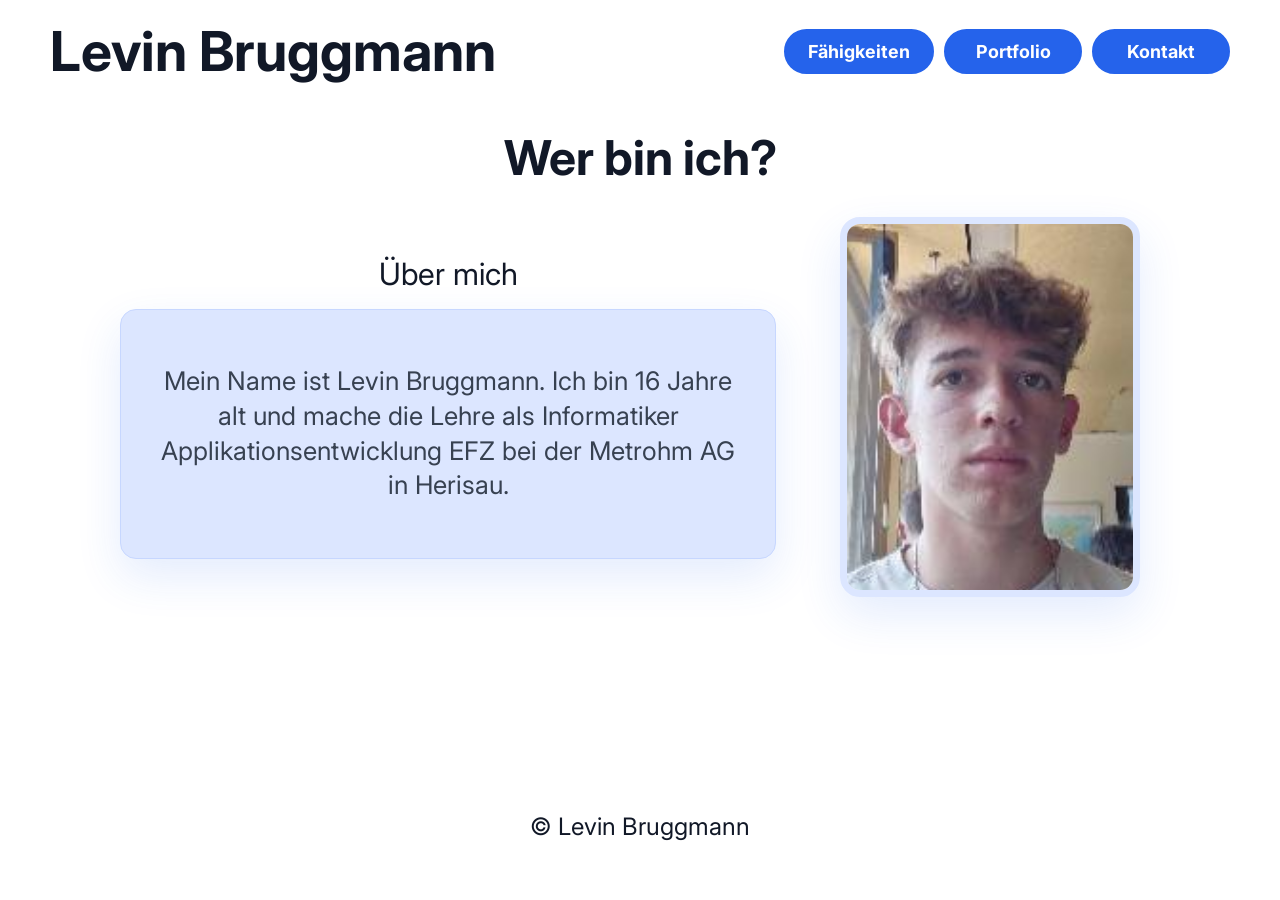
<file: index.html>
<!doctype html>
<html lang="de">
  <head>
    <meta charset="UTF-8" />
    <meta name="viewport" content="width=device-width, initial-scale=1.0" />
    <meta http-equiv="refresh" content="0; url=html/index.html" />
    <meta
      name="description"
      content="Portfolio-Webseite von Levin Bruggmann."
    />
    <title>Levin Bruggmann</title>
    <link rel="canonical" href="html/index.html" />
  </head>
  <body>
    <p>
      Weiterleitung zur
      <a href="html/index.html">Portfolio-Webseite von Levin Bruggmann</a>.
    </p>
  </body>
</html>
</file>
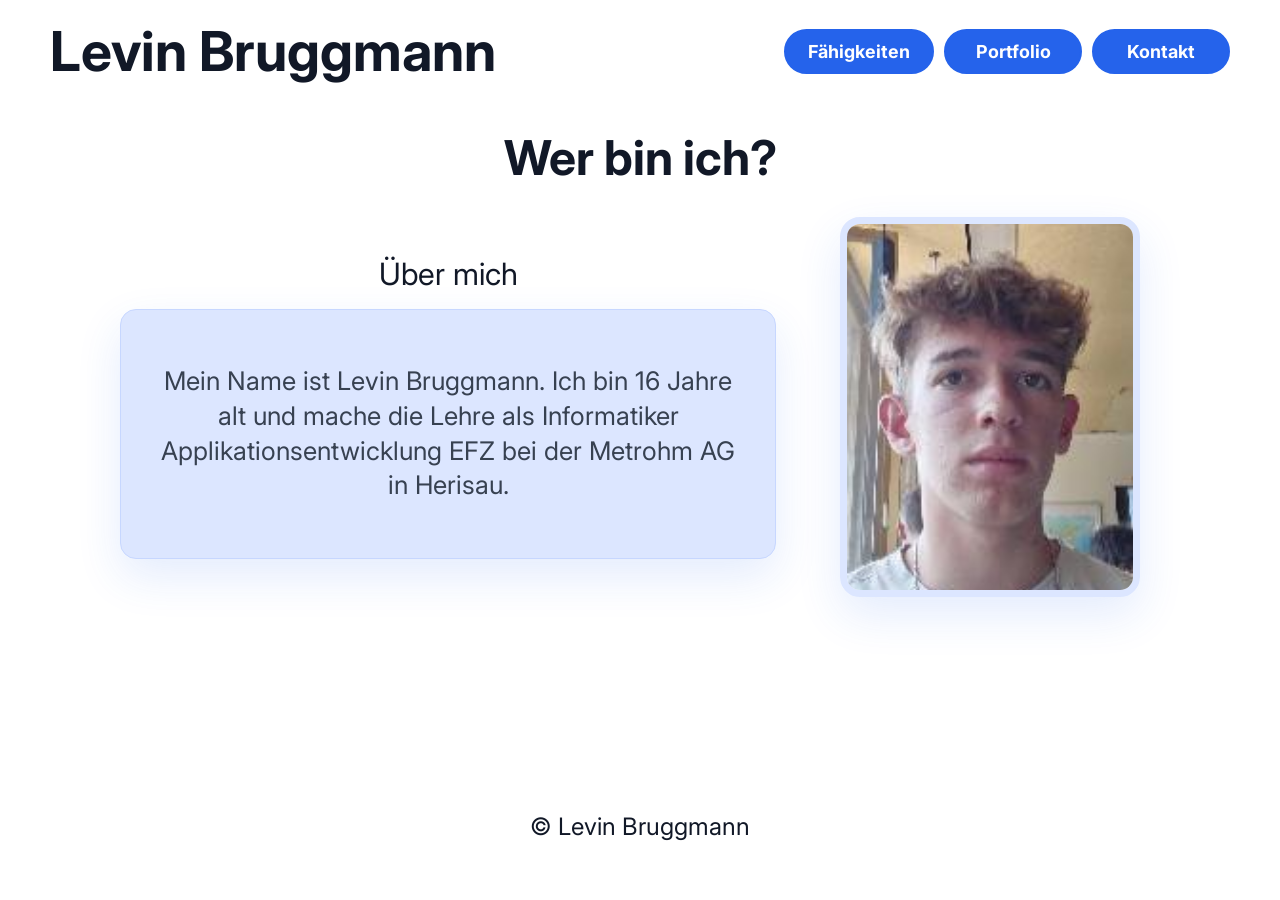
<file: html/index.html>
<!doctype html>
<html lang="de">
  <head>
    <meta charset="UTF-8" />
    <meta name="viewport" content="width=device-width, initial-scale=1.0" />
    <meta
      name="description"
      content="Portfolio-Webseite von Levin Bruggmann mit Informationen zur Person, F&auml;higkeiten und Projekten."
    />
    <title>Levin Bruggmann | &Uuml;ber mich</title>
    <link rel="stylesheet" href="../css/style.css" />
  </head>
  <body class="home-page">
    <header>
      <h1><a href="index.html" aria-label="Zur Startseite">Levin Bruggmann</a></h1>
      <nav aria-label="Hauptnavigation">
        <ul class="navigation">
          <li><a href="faehigkeiten.html">F&auml;higkeiten</a></li>
          <li><a href="portfolio.html">Portfolio</a></li>
          <li><a href="kontakt.html">Kontakt</a></li>
        </ul>
      </nav>
    </header>

    <main>
      <h2>Wer bin ich?</h2>

      <section class="about-section" aria-labelledby="about-title">
        <div class="about-text">
          <h3 id="about-title">&Uuml;ber mich</h3>
          <div class="about-card">
            <p>
              Mein Name ist Levin Bruggmann. Ich bin 16 Jahre alt und mache
              die Lehre als Informatiker Applikationsentwicklung EFZ bei der
              Metrohm AG in Herisau.
            </p>
          </div>
        </div>

        <div>
          <img
            class="profile-image"
            src="../assets/Portrait Projekt M293.jpg"
            alt="Portrait Levin Bruggmann"
            decoding="async"
          />
        </div>
      </section>

      <footer>&copy; Levin Bruggmann</footer>
    </main>
  </body>
</html>
</file>
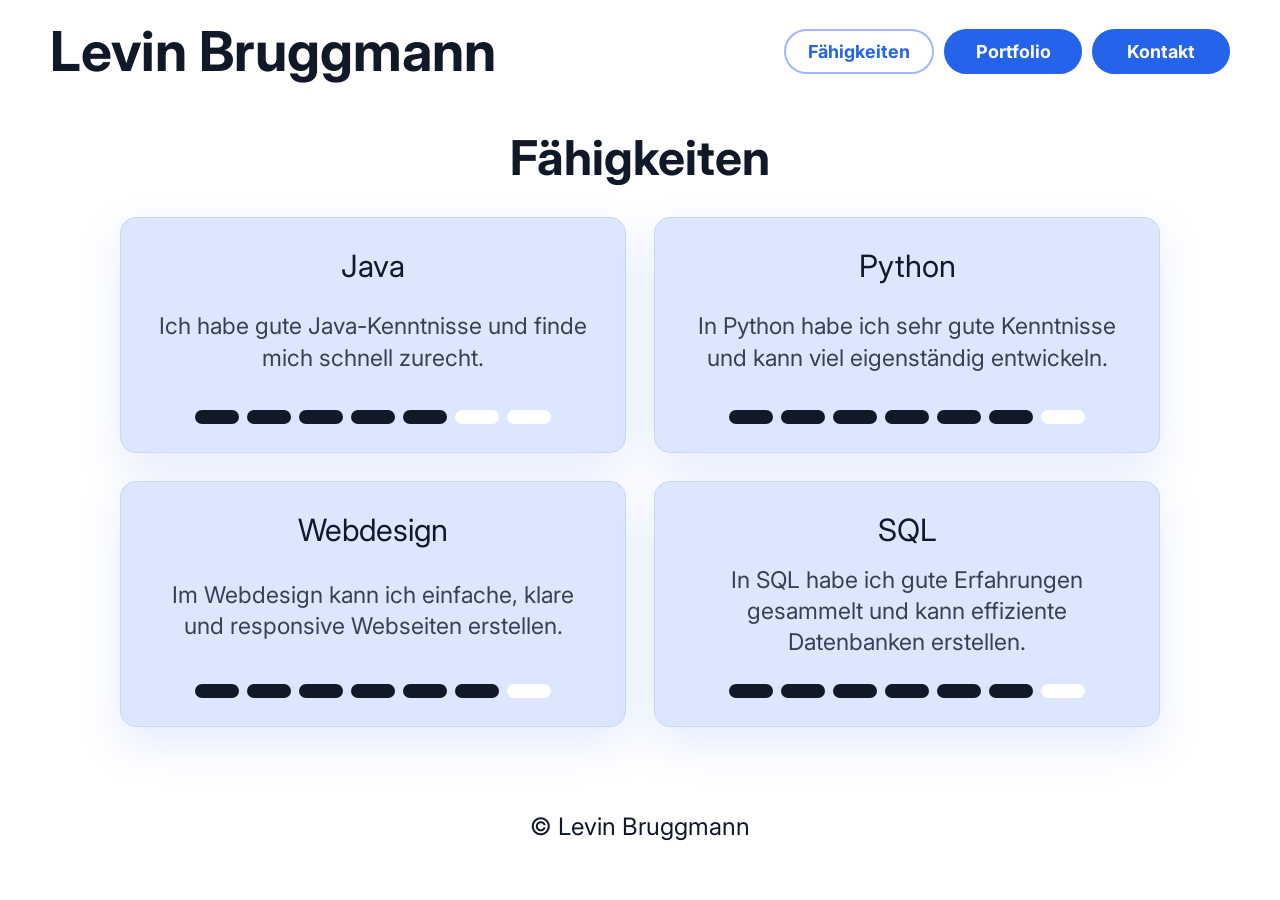
<file: html/faehigkeiten.html>
<!doctype html>
<html lang="de">
  <head>
    <meta charset="UTF-8" />
    <meta name="viewport" content="width=device-width, initial-scale=1.0" />
    <meta
      name="description"
      content="F&auml;higkeiten von Levin Bruggmann in Java, Python, Webdesign und SQL."
    />
    <title>Levin Bruggmann | F&auml;higkeiten</title>
    <link rel="stylesheet" href="../css/style.css" />
  </head>
  <body class="sub-page skills-page">
    <header>
      <h1><a href="index.html" aria-label="Zur Startseite">Levin Bruggmann</a></h1>
      <nav aria-label="Hauptnavigation">
        <ul class="navigation">
          <li>
            <a href="faehigkeiten.html" aria-current="page">F&auml;higkeiten</a>
          </li>
          <li><a href="portfolio.html">Portfolio</a></li>
          <li><a href="kontakt.html">Kontakt</a></li>
        </ul>
      </nav>
    </header>

    <main>
      <h2>F&auml;higkeiten</h2>

      <section class="skills-grid" aria-label="Meine F&auml;higkeiten">
        <article class="skill-card">
          <h3>Java</h3>
          <p>Ich habe gute Java-Kenntnisse und finde mich schnell zurecht.</p>
          <div class="rating" aria-label="Bewertung 5 von 7">
            <span></span><span></span><span></span><span></span><span></span
            ><span class="empty"></span><span class="empty"></span>
          </div>
        </article>

        <article class="skill-card">
          <h3>Python</h3>
          <p>
            In Python habe ich sehr gute Kenntnisse und kann viel
            eigenst&auml;ndig entwickeln.
          </p>
          <div class="rating" aria-label="Bewertung 6 von 7">
            <span></span><span></span><span></span><span></span><span></span
            ><span></span><span class="empty"></span>
          </div>
        </article>

        <article class="skill-card">
          <h3>Webdesign</h3>
          <p>
            Im Webdesign kann ich einfache, klare und responsive Webseiten
            erstellen.
          </p>
          <div class="rating" aria-label="Bewertung 6 von 7">
            <span></span><span></span><span></span><span></span><span></span
            ><span></span><span class="empty"></span>
          </div>
        </article>

        <article class="skill-card">
          <h3>SQL</h3>
          <p>
            In SQL habe ich gute Erfahrungen gesammelt und kann effiziente
            Datenbanken erstellen.
          </p>
          <div class="rating" aria-label="Bewertung 6 von 7">
            <span></span><span></span><span></span><span></span><span></span
            ><span></span><span class="empty"></span>
          </div>
        </article>
      </section>

      <footer>&copy; Levin Bruggmann</footer>
    </main>
  </body>
</html>
</file>
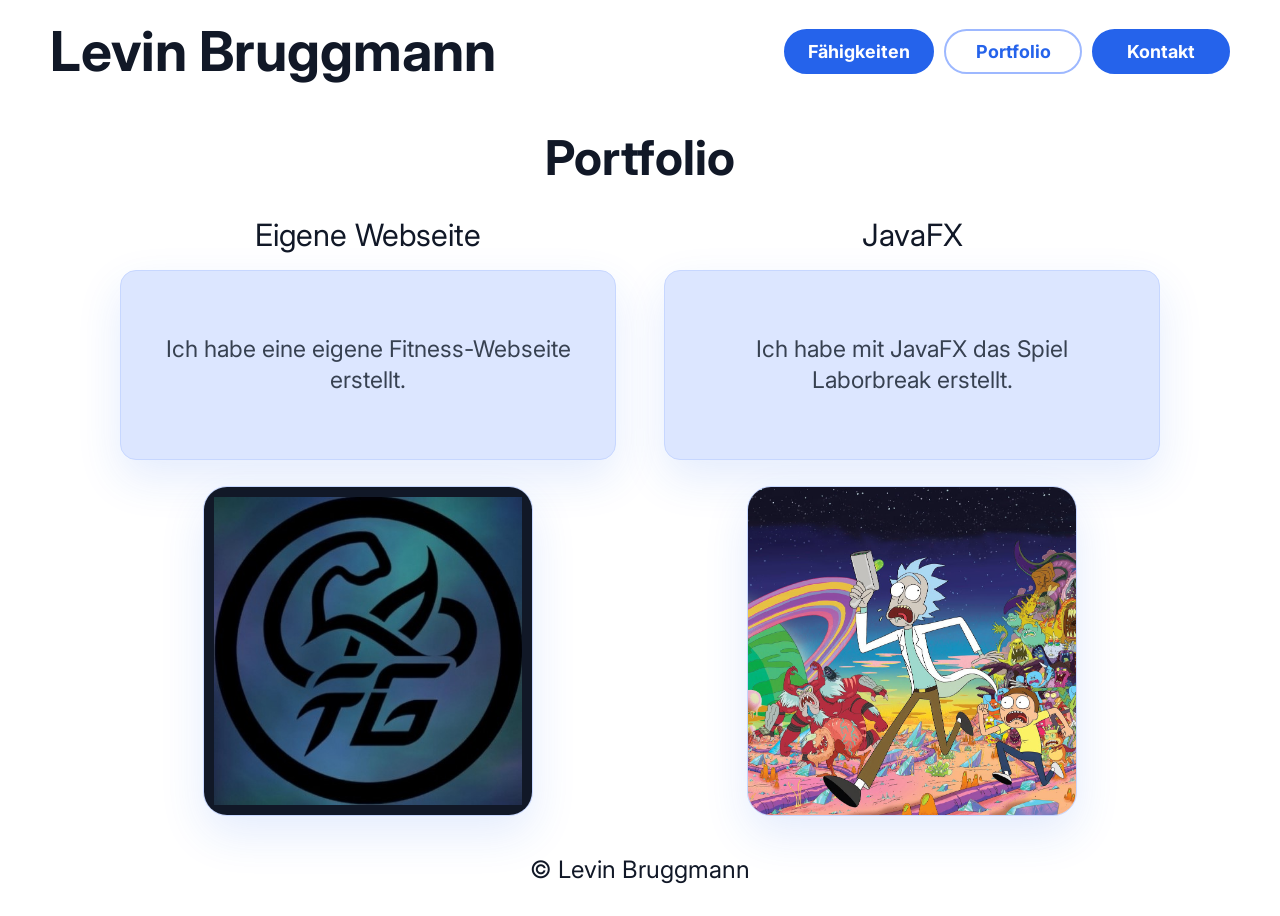
<file: html/portfolio.html>
<!doctype html>
<html lang="de">
  <head>
    <meta charset="UTF-8" />
    <meta name="viewport" content="width=device-width, initial-scale=1.0" />
    <meta
      name="description"
      content="Portfolio von Levin Bruggmann mit eigenen Projekten aus Webdesign und JavaFX."
    />
    <title>Levin Bruggmann | Portfolio</title>
    <link rel="stylesheet" href="../css/style.css" />
  </head>
  <body class="sub-page portfolio-page">
    <header>
      <h1><a href="index.html" aria-label="Zur Startseite">Levin Bruggmann</a></h1>
      <nav aria-label="Hauptnavigation">
        <ul class="navigation">
          <li><a href="faehigkeiten.html">F&auml;higkeiten</a></li>
          <li><a href="portfolio.html" aria-current="page">Portfolio</a></li>
          <li><a href="kontakt.html">Kontakt</a></li>
        </ul>
      </nav>
    </header>

    <main>
      <h2>Portfolio</h2>

      <section class="portfolio-grid" aria-label="Meine Projekte">
        <article class="portfolio-item">
          <h3>Eigene Webseite</h3>
          <div class="portfolio-card">
            <p>Ich habe eine eigene Fitness-Webseite erstellt.</p>
          </div>
          <div
            class="image-placeholder project-logo"
            aria-label="Platzhalter Projektbild"
          >
            <img
              src="../assets/FG_Logo.jpg"
              alt="Logo Fitness Webseite"
              loading="lazy"
              decoding="async"
            />
          </div>
        </article>

        <article class="portfolio-item">
          <h3>JavaFX</h3>
          <div class="portfolio-card">
            <p>Ich habe mit JavaFX das Spiel Laborbreak erstellt.</p>
          </div>
          <div
            class="image-placeholder game-art"
            aria-label="Platzhalter Projektbild"
          >
            <img
              src="../assets/Rick and Morty.jpg"
              alt="Rick and Morty Spiel"
              loading="lazy"
              decoding="async"
            />
          </div>
        </article>
      </section>

      <footer>&copy; Levin Bruggmann</footer>
    </main>
  </body>
</html>
</file>
<file: css/style.css>
@import url("https://fonts.googleapis.com/css2?family=Inter:wght@400;700&display=swap");

:root {
  --primary: #2563eb;
  --card: #dce6ff;
  --background: #ffffff;
  --title: #111827;
  --text: #374151;
  --button: #2563eb;
  --button-text: #ffffff;
  --border: #c7d7ff;
  --border-strong: #9db8ff;
  --shadow: 0 18px 45px rgba(37, 99, 235, 0.12);
}

* {
  box-sizing: border-box;
}

html {
  min-height: 100%;
  background-color: var(--background);
}

body {
  min-height: 100vh;
  margin: 0;
  font-family: "Inter", Arial, sans-serif;
  background-color: var(--background);
  color: var(--text);
  line-height: 1.5;
}

body::before {
  content: "";
  position: fixed;
  inset: 0;
  z-index: -1;
  background:
    linear-gradient(90deg, rgba(220, 230, 255, 0.5) 1px, transparent 1px),
    linear-gradient(180deg, rgba(220, 230, 255, 0.5) 1px, transparent 1px);
  background-size: 72px 72px;
  opacity: 0.35;
}

header,
main {
  width: min(1180px, calc(100% - 48px));
  margin: 0 auto;
}

header {
  padding: 24px 0 18px;
  display: flex;
  justify-content: space-between;
  align-items: center;
  gap: 28px;
}

h1,
h2,
h3,
p {
  margin: 0;
}

h1 {
  color: var(--title);
  font-size: clamp(2.125rem, 5vw, 3.4375rem);
  font-weight: 700;
  line-height: 1;
}

h1 a {
  color: inherit;
  text-decoration: none;
}

a:focus-visible,
button:focus-visible,
input:focus-visible,
textarea:focus-visible {
  outline: 3px solid rgba(37, 99, 235, 0.28);
  outline-offset: 3px;
}

.navigation {
  margin: 0;
  padding: 0;
  display: flex;
  flex-wrap: wrap;
  justify-content: flex-end;
  gap: 10px;
  list-style: none;
}

.navigation a {
  min-width: 138px;
  display: inline-flex;
  justify-content: center;
  align-items: center;
  padding: 12px 22px;
  border: 2px solid var(--button);
  border-radius: 999px;
  background-color: var(--button);
  color: var(--button-text);
  font-size: clamp(0.8125rem, 1.4vw, 1.125rem);
  font-weight: 700;
  line-height: 1;
  text-decoration: none;
  transition:
    transform 160ms ease,
    box-shadow 160ms ease,
    background-color 160ms ease,
    border-color 160ms ease;
}

.navigation a:hover,
.navigation a:focus-visible {
  background-color: #1d4ed8;
  box-shadow: 0 10px 24px rgba(37, 99, 235, 0.22);
  transform: translateY(-1px);
}

.navigation a[aria-current="page"] {
  background-color: var(--background);
  color: var(--primary);
  border-color: var(--border-strong);
}

main {
  min-height: calc(100vh - 124px);
  padding: 36px 0 28px;
  display: flex;
  flex-direction: column;
}

h2 {
  margin-bottom: 34px;
  color: var(--title);
  font-size: clamp(2.25rem, 4.4vw, 3rem);
  font-weight: 700;
  line-height: 1.05;
  text-align: center;
}

h3 {
  margin-bottom: 16px;
  color: var(--title);
  font-size: clamp(1.5rem, 2.4vw, 2rem);
  font-weight: 400;
  line-height: 1.18;
  text-align: center;
}

p {
  color: var(--text);
  font-size: clamp(1.125rem, 2vw, 1.65rem);
  font-weight: 400;
  line-height: 1.35;
}

footer {
  margin-top: auto;
  padding-top: 36px;
  color: var(--title);
  font-size: clamp(1.125rem, 2vw, 1.5rem);
  text-align: center;
}

.about-section,
.skills-grid,
.portfolio-grid,
.contact-list,
.contact-panel {
  width: 100%;
  max-width: 1040px;
  margin-inline: auto;
}

.about-section {
  display: grid;
  grid-template-columns: minmax(0, 1fr) 320px;
  align-items: center;
  gap: 64px;
}

.about-card,
.skill-card,
.portfolio-card,
.contact-list > p,
.contact-small p,
.contact-panel {
  background-color: var(--card);
  border: 1px solid var(--border);
  border-radius: 16px;
  box-shadow: var(--shadow);
}

.about-card {
  min-height: 250px;
  padding: 40px;
  display: grid;
  place-items: center;
}

.about-card p,
.portfolio-card p,
.skill-card p {
  text-align: center;
}

.about-card p {
  max-width: 650px;
}

.profile-image {
  width: 220px;
  height: 280px;
  display: block;
  object-fit: cover;
  object-position: center;
  border: 7px solid var(--card);
  border-radius: 20px;
  box-shadow: var(--shadow);
}

.home-page .profile-image {
  width: 300px;
  height: 380px;
}

.skills-grid {
  display: grid;
  grid-template-columns: repeat(2, minmax(0, 1fr));
  gap: 28px;
}

.skill-card {
  min-height: 236px;
  padding: 30px 34px 28px;
  display: flex;
  flex-direction: column;
  justify-content: space-between;
  transition:
    transform 160ms ease,
    box-shadow 160ms ease,
    border-color 160ms ease;
}

.skill-card:hover {
  border-color: var(--border-strong);
  box-shadow: 0 20px 48px rgba(37, 99, 235, 0.16);
  transform: translateY(-2px);
}

.skill-card p,
.portfolio-card p {
  font-size: clamp(1.125rem, 1.8vw, 1.5rem);
}

.rating {
  margin-top: 26px;
  display: grid;
  grid-template-columns: repeat(7, minmax(18px, 44px));
  justify-content: center;
  gap: 8px;
}

.rating span {
  height: 14px;
  border-radius: 999px;
  background-color: var(--title);
}

.rating .empty {
  background-color: var(--background);
}

.portfolio-grid {
  display: grid;
  grid-template-columns: repeat(2, minmax(0, 1fr));
  gap: 48px;
}

.portfolio-item {
  min-width: 0;
}

.portfolio-card {
  min-height: 190px;
  margin-bottom: 26px;
  padding: 34px;
  display: grid;
  place-items: center;
}

.image-placeholder {
  width: min(100%, 330px);
  aspect-ratio: 1;
  margin-inline: auto;
  overflow: hidden;
  border-radius: 24px;
  background-color: var(--card);
  border: 1px solid var(--border);
  box-shadow: var(--shadow);
  transition:
    transform 160ms ease,
    box-shadow 160ms ease,
    border-color 160ms ease;
}

.portfolio-item:hover .image-placeholder {
  border-color: var(--border-strong);
  box-shadow: 0 20px 48px rgba(37, 99, 235, 0.16);
  transform: translateY(-2px);
}

.image-placeholder img {
  width: 100%;
  height: 100%;
  display: block;
  object-fit: cover;
  object-position: center;
}

.project-logo img {
  object-fit: contain;
  padding: 10px;
  background-color: #111827;
}

.contact-page main {
  gap: 30px;
}

.contact-list a {
  color: var(--primary);
  overflow-wrap: anywhere;
}

.contact-list > p,
.contact-small p {
  min-height: 94px;
  margin-bottom: 24px;
  padding: 24px 30px;
  display: flex;
  justify-content: center;
  align-items: center;
  color: var(--title);
  text-align: center;
  overflow-wrap: anywhere;
}

.contact-row {
  display: grid;
  grid-template-columns: minmax(0, 1fr) 260px;
  align-items: center;
  gap: 52px;
  margin-bottom: 28px;
}

.contact-small {
  min-width: 0;
}

.contact-small p:last-child {
  margin-bottom: 0;
}

.contact-row .profile-image {
  margin-inline: auto;
}

.contact-panel {
  padding: 44px;
  display: grid;
  grid-template-columns: minmax(0, 1fr) minmax(360px, 0.95fr);
  align-items: stretch;
  gap: 48px;
}

.location-box,
.contact-form {
  min-width: 0;
}

.location-video {
  width: 100%;
  max-width: 460px;
  aspect-ratio: 1;
  display: block;
  margin-inline: auto;
  object-fit: cover;
  border-radius: 10px;
  background-color: var(--background);
}

.maps-link {
  width: min(100%, 460px);
  margin: 18px auto 0;
  padding: 12px 18px;
  display: flex;
  justify-content: center;
  align-items: center;
  border: 2px solid var(--primary);
  border-radius: 999px;
  background-color: var(--background);
  color: var(--primary);
  font-size: 1rem;
  font-weight: 700;
  line-height: 1.2;
  text-align: center;
  text-decoration: none;
  transition:
    background-color 160ms ease,
    color 160ms ease,
    box-shadow 160ms ease,
    transform 160ms ease;
}

.maps-link:hover,
.maps-link:focus-visible {
  background-color: var(--primary);
  color: var(--button-text);
  box-shadow: 0 10px 24px rgba(37, 99, 235, 0.18);
  transform: translateY(-1px);
}

.contact-form {
  width: 100%;
  max-width: 500px;
  height: 100%;
  margin-inline: auto;
  padding: 30px;
  display: flex;
  flex-direction: column;
  border: 1px solid var(--border);
  border-radius: 14px;
  background-color: var(--background);
  box-shadow: 0 14px 30px rgba(17, 24, 39, 0.08);
}

.form-header {
  margin-bottom: 22px;
}

.form-eyebrow {
  margin-bottom: 8px;
  color: var(--primary);
  font-size: 0.8rem;
  font-weight: 700;
  letter-spacing: 0.08em;
  line-height: 1.2;
  text-transform: uppercase;
}

.contact-form h3 {
  margin-bottom: 10px;
  font-weight: 700;
  text-align: left;
}

.form-intro {
  color: #4b5563;
  font-size: 0.95rem;
  line-height: 1.45;
}

.form-grid {
  display: grid;
  grid-template-columns: repeat(2, minmax(0, 1fr));
  gap: 14px;
}

.form-field {
  display: block;
  margin-top: 14px;
  min-width: 0;
}

.form-grid .form-field {
  margin-top: 0;
}

.form-field span {
  display: flex;
  justify-content: space-between;
  align-items: baseline;
  gap: 8px;
  margin-bottom: 8px;
  color: var(--title);
  font-size: 1rem;
  font-weight: 700;
  text-align: left;
}

.form-field small {
  color: #6b7280;
  font-size: 0.78rem;
  font-weight: 400;
}

.contact-form input,
.contact-form textarea {
  width: 100%;
  padding: 13px 14px;
  border: 1px solid var(--border);
  border-radius: 10px;
  background-color: #f8fbff;
  color: var(--text);
  font: 400 1rem/1.3 "Inter", Arial, sans-serif;
  transition:
    background-color 160ms ease,
    border-color 160ms ease,
    box-shadow 160ms ease;
}

.contact-form input:focus,
.contact-form textarea:focus {
  border-color: var(--primary);
  background-color: var(--background);
  box-shadow: 0 0 0 4px rgba(37, 99, 235, 0.12);
}

.contact-form input::placeholder,
.contact-form textarea::placeholder {
  color: #7b8798;
}

.contact-form textarea {
  min-height: 160px;
  resize: vertical;
}

.contact-form button {
  width: 100%;
  margin-top: 22px;
  padding: 15px 18px;
  border: 0;
  border-radius: 999px;
  background-color: var(--button);
  color: var(--button-text);
  font: 700 1.0625rem/1 "Inter", Arial, sans-serif;
  cursor: pointer;
  transition:
    background-color 160ms ease,
    transform 160ms ease,
    box-shadow 160ms ease;
}

.contact-form button:hover,
.contact-form button:focus-visible {
  background-color: #1d4ed8;
  box-shadow: 0 10px 24px rgba(37, 99, 235, 0.18);
  transform: translateY(-1px);
}

@media (max-width: 900px) {
  header,
  main {
    width: min(100% - 32px, 680px);
  }

  header {
    flex-direction: column;
    gap: 18px;
    text-align: center;
  }

  .navigation {
    width: 100%;
    display: grid;
    grid-template-columns: repeat(3, minmax(0, 1fr));
    justify-content: stretch;
  }

  .navigation a {
    min-width: 0;
    padding-inline: 10px;
  }

  main {
    padding-top: 26px;
  }

  .about-section,
  .skills-grid,
  .portfolio-grid,
  .contact-row,
  .contact-panel {
    grid-template-columns: 1fr;
  }

  .about-section {
    gap: 34px;
  }

  .about-section > div:last-child {
    order: -1;
  }

  .profile-image,
  .home-page .profile-image {
    width: min(260px, 72vw);
    height: auto;
    aspect-ratio: 3 / 4;
    margin-inline: auto;
  }

  .contact-row {
    gap: 24px;
  }

  .contact-panel {
    padding: 30px 22px;
    gap: 34px;
  }

  .form-grid {
    grid-template-columns: 1fr;
  }
}

@media (max-width: 520px) {
  header,
  main {
    width: min(100% - 24px, 460px);
  }

  h2 {
    margin-bottom: 26px;
  }

  .navigation {
    gap: 7px;
    grid-template-columns: 1fr;
  }

  .navigation a {
    padding: 11px 12px;
  }

  .about-card,
  .skill-card,
  .portfolio-card,
  .contact-panel {
    border-radius: 14px;
  }

  .about-card,
  .skill-card,
  .portfolio-card {
    padding: 24px 18px;
  }

  .about-card {
    min-height: 210px;
  }

  .skill-card {
    min-height: 210px;
  }

  .rating {
    grid-template-columns: repeat(7, minmax(18px, 1fr));
    gap: 6px;
  }

  .rating span {
    height: 12px;
  }

  .contact-list > p,
  .contact-small p {
    min-height: 78px;
    padding: 18px 14px;
  }

  .contact-panel {
    padding: 24px 16px;
  }

  .contact-form {
    padding: 18px;
  }
}
</file>
